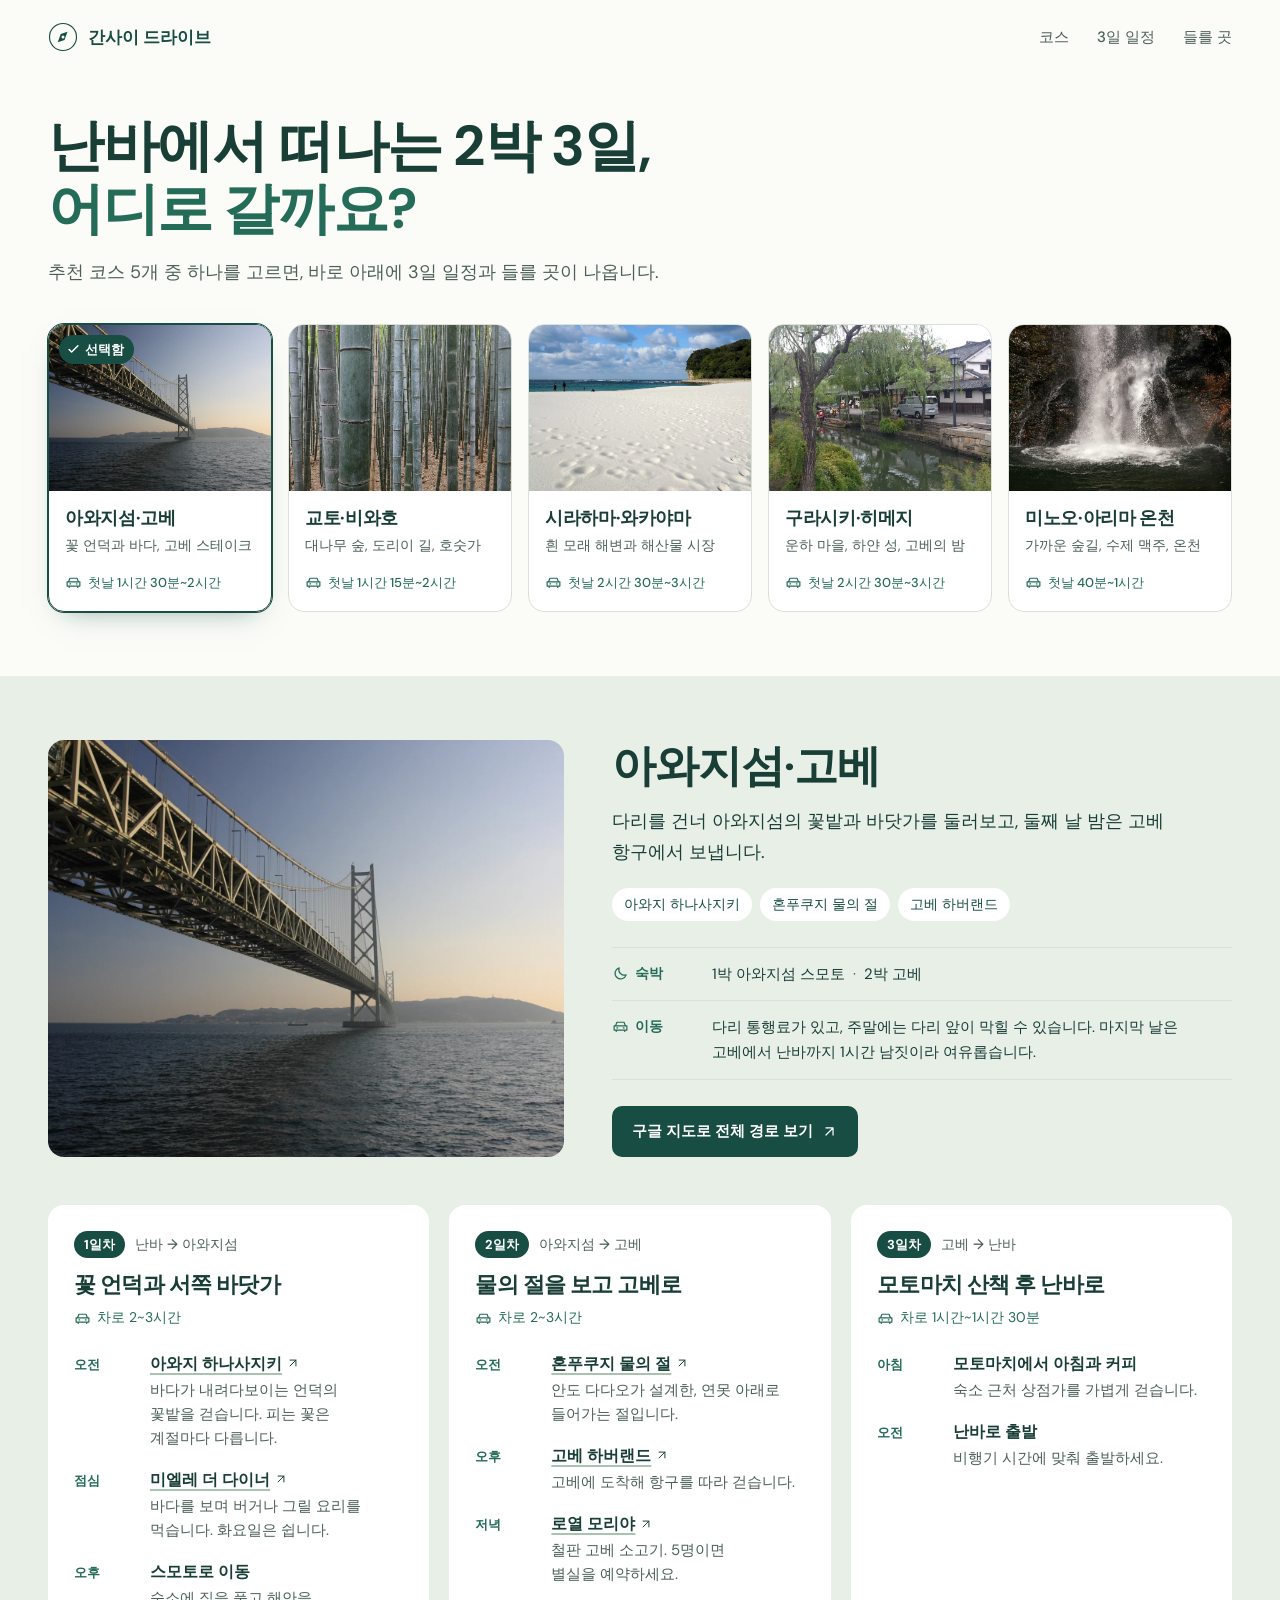
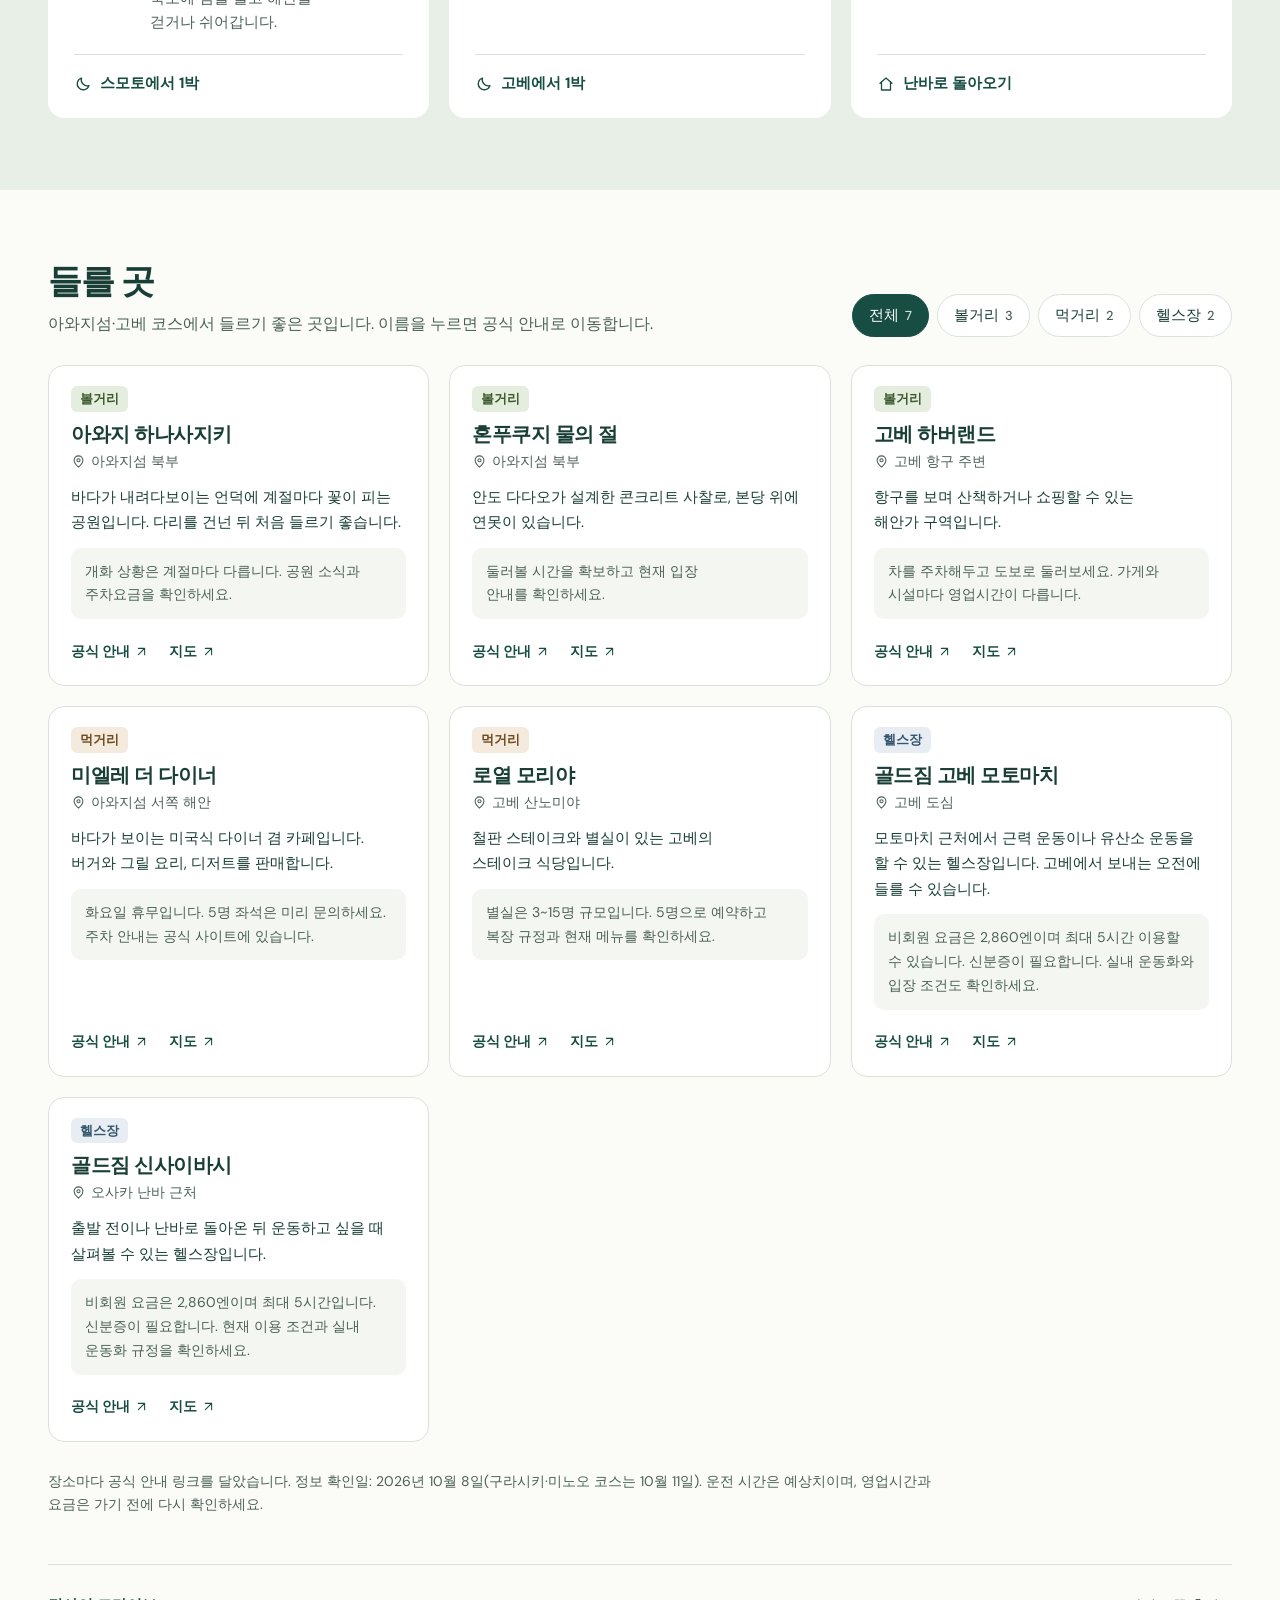
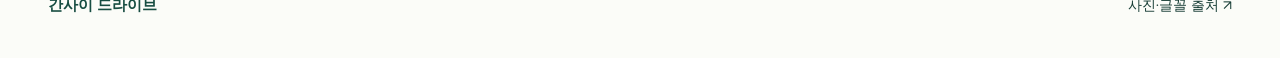
<file: index.html>
<!doctype html>
<html lang="ko">
<head>
  <meta charset="utf-8">
  <meta name="viewport" content="width=device-width, initial-scale=1">
  <meta name="theme-color" content="#174d42">
  <meta name="description" content="오사카 난바에서 출발하는 2박 3일 간사이 여행 코스 5개. 코스를 고르면 3일 일정과 들를 곳을 한눈에 볼 수 있습니다.">
  <title>간사이 드라이브 | 난바 출발 2박 3일 코스</title>
  <link rel="icon" href="./assets/favicon.svg" type="image/svg+xml">
  <link rel="preload" href="./assets/dm-sans-regular.ttf" as="font" type="font/ttf" crossorigin>
  <link rel="preload" href="./assets/dm-sans-bold.ttf" as="font" type="font/ttf" crossorigin>
  <link rel="stylesheet" href="./styles.css?v=20261011-b">
  <script type="module" src="./app.mjs?v=20261011-b"></script>
</head>
<body>
  <a class="skip-link" href="#main">코스 고르기로 바로가기</a>
  <header class="site-header wrap">
    <a class="brand" href="./" aria-label="간사이 드라이브 홈">
      <svg viewBox="0 0 40 40" aria-hidden="true"><circle cx="20" cy="20" r="18" fill="none" stroke="currentColor" stroke-width="1.5"/><path d="m26 13-4 11-9 3 4-11z" fill="currentColor"/><circle cx="20" cy="20" r="2" fill="#fbfcf8"/></svg>
      <span>간사이 드라이브</span>
    </a>
    <nav aria-label="주요 메뉴">
      <a href="#routes">코스</a>
      <a href="#plan">3일 일정</a>
      <a href="#places">들를 곳</a>
    </nav>
  </header>

  <main id="main">
    <section class="intro wrap" id="routes" aria-labelledby="intro-title">
      <div class="intro-copy">
        <h1 id="intro-title">난바에서 떠나는 2박 3일,<br><em>어디로 갈까요?</em></h1>
        <p>추천 코스 5개 중 하나를 고르면, 바로 아래에 3일 일정과 들를 곳이 나옵니다.</p>
      </div>
      <div class="route-picker" id="route-options" role="group" aria-label="여행 코스 고르기"></div>
    </section>

    <section class="plan" id="plan" aria-labelledby="plan-title">
      <div class="wrap">
        <div class="plan-head" id="plan-head"></div>
        <ol class="days" id="days" aria-label="3일 일정"></ol>
      </div>
    </section>

    <section class="places wrap" id="places" aria-labelledby="places-title">
      <div class="places-head">
        <div>
          <h2 id="places-title">들를 곳</h2>
          <p id="places-subtitle"></p>
        </div>
        <div class="filter-bar" id="filters" role="group" aria-label="장소 분류"></div>
      </div>
      <div class="place-grid" id="place-list"></div>
      <p class="source-note">장소마다 공식 안내 링크를 달았습니다. 정보 확인일: <span id="checked-date"></span>. 운전 시간은 예상치이며, 영업시간과 요금은 가기 전에 다시 확인하세요.</p>
    </section>
    <noscript><div class="wrap no-script"><p>코스를 보려면 자바스크립트를 켜주세요.</p></div></noscript>
  </main>

  <footer class="wrap site-footer"><a class="brand footer-brand" href="./">간사이 드라이브</a><a href="./credits.html">사진·글꼴 출처 <span aria-hidden="true">↗</span></a></footer>
  <div class="sr-only" id="results-status" aria-live="polite"></div>
</body>
</html>
</file>
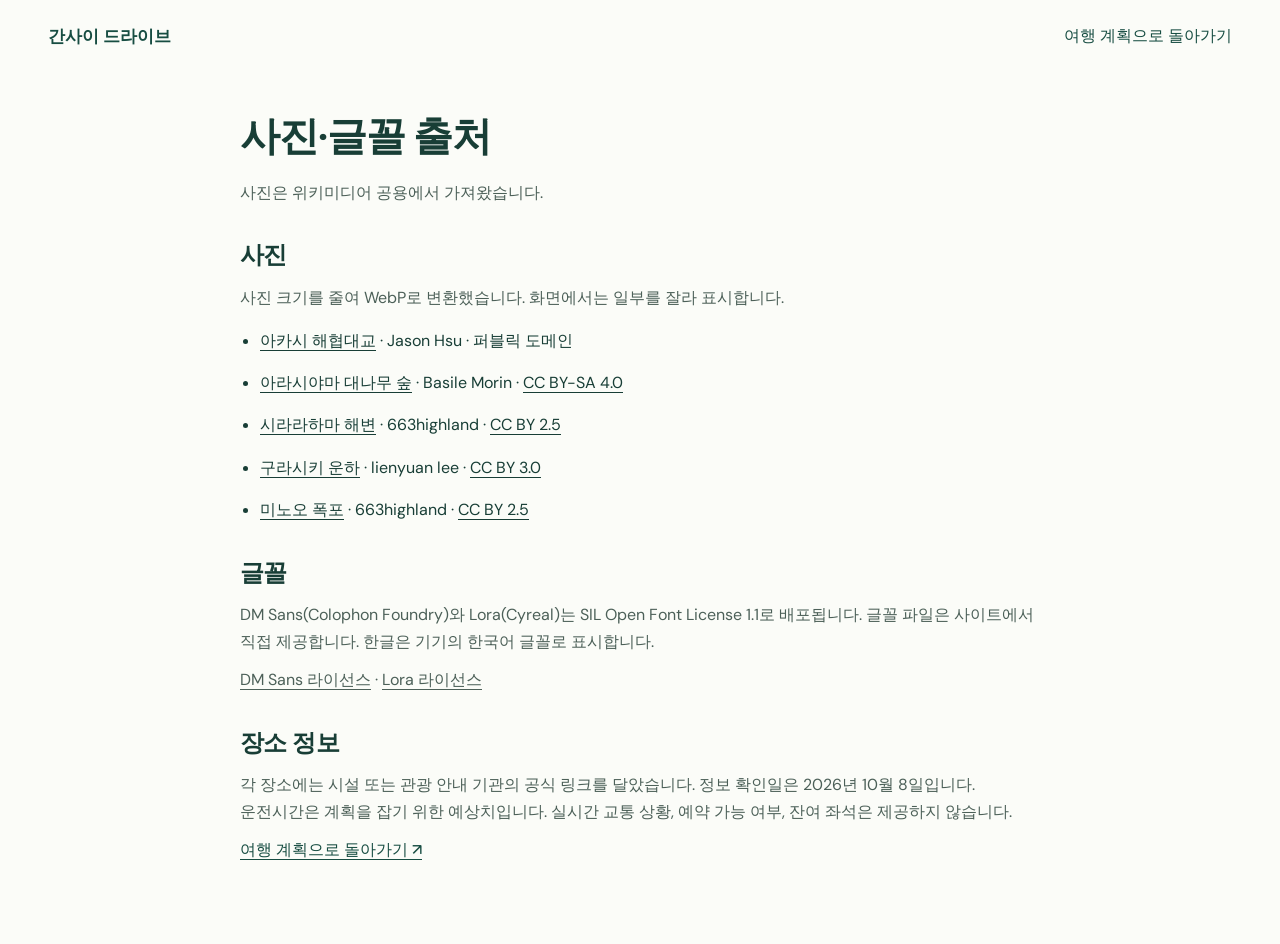
<file: credits.html>
<!doctype html>
<html lang="ko">
<head>
  <meta charset="utf-8">
  <meta name="viewport" content="width=device-width, initial-scale=1">
  <meta name="theme-color" content="#174d42">
  <title>사진·글꼴 출처 | 간사이 드라이브</title>
  <link rel="icon" href="./assets/favicon.svg" type="image/svg+xml">
  <link rel="stylesheet" href="./styles.css?v=20261011-b">
</head>
<body>
  <header class="site-header wrap"><a class="brand" href="./">간사이 드라이브</a><a class="text-link" href="./">여행 계획으로 돌아가기</a></header>
  <main class="wrap credits-page">
    <h1>사진·글꼴 출처</h1>
    <p>사진은 위키미디어 공용에서 가져왔습니다.</p>
    <h2>사진</h2>
    <p>사진 크기를 줄여 WebP로 변환했습니다. 화면에서는 일부를 잘라 표시합니다.</p>
    <ul>
      <li><a href="https://commons.wikimedia.org/wiki/File:Akashi-Kaiky%C5%8D_Bridge.jpg">아카시 해협대교</a> · Jason Hsu · 퍼블릭 도메인</li>
      <li><a href="https://commons.wikimedia.org/wiki/File:Bamboo_Forest,_Arashiyama,_Kyoto,_Japan.jpg">아라시야마 대나무 숲</a> · Basile Morin · <a href="https://creativecommons.org/licenses/by-sa/4.0">CC BY-SA 4.0</a></li>
      <li><a href="https://commons.wikimedia.org/wiki/File:131221_Shirarahama_Beach_Shirahama_Wakayama_pref_Japan07s3bs.jpg">시라라하마 해변</a> · 663highland · <a href="https://creativecommons.org/licenses/by/2.5">CC BY 2.5</a></li>
      <li><a href="https://commons.wikimedia.org/wiki/File:Kurashiki_Canal_%E5%80%89%E6%95%B7%E5%B7%9D_-_panoramio.jpg">구라시키 운하</a> · lienyuan lee · <a href="https://creativecommons.org/licenses/by/3.0">CC BY 3.0</a></li>
      <li><a href="https://commons.wikimedia.org/wiki/File:Minoh_Falls_Minoh_Osaka_pref_Japan05s5.jpg">미노오 폭포</a> · 663highland · <a href="https://creativecommons.org/licenses/by/2.5">CC BY 2.5</a></li>
    </ul>
    <h2>글꼴</h2>
    <p>DM Sans(Colophon Foundry)와 Lora(Cyreal)는 SIL Open Font License 1.1로 배포됩니다. 글꼴 파일은 사이트에서 직접 제공합니다. 한글은 기기의 한국어 글꼴로 표시합니다.</p>
    <p><a href="./assets/DM-Sans-OFL.txt">DM Sans 라이선스</a> · <a href="./assets/Lora-OFL.txt">Lora 라이선스</a></p>
    <h2>장소 정보</h2>
    <p>각 장소에는 시설 또는 관광 안내 기관의 공식 링크를 달았습니다. 정보 확인일은 2026년 10월 8일입니다. 운전시간은 계획을 잡기 위한 예상치입니다. 실시간 교통 상황, 예약 가능 여부, 잔여 좌석은 제공하지 않습니다.</p>
    <a class="text-link" href="./">여행 계획으로 돌아가기 <span aria-hidden="true">↗</span></a>
  </main>
</body>
</html>
</file>
<file: styles.css>
@font-face {
  font-family: "DM Sans";
  src: url("./assets/dm-sans-regular.ttf") format("truetype");
  font-weight: 400;
  font-display: swap
}

@font-face {
  font-family: "DM Sans";
  src: url("./assets/dm-sans-medium.ttf") format("truetype");
  font-weight: 500;
  font-display: swap
}

@font-face {
  font-family: "DM Sans";
  src: url("./assets/dm-sans-bold.ttf") format("truetype");
  font-weight: 700;
  font-display: swap
}

:root {
  --ink: #183e36;
  --muted: #4c6058;
  --green: #174d42;
  --accent: #256c58;
  --ground: #fbfcf8;
  --mint: #e7efe7;
  --mint-deep: #d5e4d7;
  --line: #d9e2d9;
  --white: #fff;
  --focus: #ba671e;
  --radius: 16px;
  --ease: cubic-bezier(.16, 1, .3, 1)
}

* {
  box-sizing: border-box
}

html {
  scroll-behavior: smooth;
  scroll-padding-top: 16px;
  scrollbar-color: #789a88 var(--ground)
}

body {
  margin: 0;
  background: var(--ground);
  color: var(--ink);
  font-family: "DM Sans", "Apple SD Gothic Neo", "Malgun Gothic", sans-serif;
  font-size: 16px;
  line-height: 1.65;
  word-break: keep-all;
  overflow-wrap: anywhere;
  -webkit-font-smoothing: antialiased
}

::selection {
  background: #c0dfc5;
  color: var(--ink)
}

a {
  color: inherit;
  text-decoration: none;
  text-underline-offset: 4px
}

button {
  font: inherit;
  color: inherit;
  cursor: pointer;
  -webkit-tap-highlight-color: transparent
}

button:focus-visible, a:focus-visible {
  outline: 3px solid var(--focus);
  outline-offset: 4px
}

svg {
  width: 20px;
  height: 20px;
  flex-shrink: 0;
  fill: none;
  stroke: currentColor;
  stroke-width: 1.7;
  stroke-linecap: round;
  stroke-linejoin: round
}

h1, h2, h3, h4, p, figure, dl, dd {
  margin: 0
}

h1, h2, h3 {
  line-height: 1.2;
  text-wrap: balance;
  font-weight: 700;
  letter-spacing: -.025em
}

p {
  text-wrap: pretty
}

img {
  display: block;
  width: 100%;
  height: 100%;
  object-fit: cover
}

ol {
  list-style: none;
  margin: 0;
  padding: 0
}

.wrap {
  width: min(1200px, calc(100% - 96px));
  margin-inline: auto
}

.sr-only {
  position: absolute;
  width: 1px;
  height: 1px;
  overflow: hidden;
  clip: rect(0 0 0 0);
  white-space: nowrap
}

.skip-link {
  position: absolute;
  left: 16px;
  top: -60px;
  z-index: 10;
  background: var(--green);
  color: var(--white);
  padding: 10px 16px;
  border-radius: 8px
}

.skip-link:focus {
  top: 16px
}

/* Header */

.site-header {
  display: flex;
  align-items: center;
  justify-content: space-between;
  gap: 24px;
  padding-block: 22px
}

.brand {
  display: inline-flex;
  align-items: center;
  gap: 10px;
  font-weight: 700;
  font-size: 17px;
  color: var(--green)
}

.brand svg {
  width: 30px;
  height: 30px;
  stroke: none
}

.site-header nav {
  display: flex;
  gap: 28px;
  font-size: 15px;
  font-weight: 500;
  color: var(--muted)
}

.site-header nav a:hover {
  color: var(--green);
  text-decoration: underline
}

/* Intro and route picker */

.intro {
  padding-block: 40px 64px
}

.intro-copy {
  max-width: 760px;
  margin-bottom: 36px
}

.intro h1 {
  font-size: clamp(36px, 4.4vw, 58px);
  line-height: 1.12
}

.intro h1 em {
  font-style: normal;
  color: var(--accent)
}

.intro-copy p {
  margin-top: 18px;
  font-size: 18px;
  color: var(--muted)
}

.route-picker {
  display: grid;
  grid-template-columns: repeat(5, minmax(0, 1fr));
  gap: 16px
}

.route-card {
  display: flex;
  flex-direction: column;
  padding: 0;
  text-align: left;
  border: 1px solid var(--line);
  border-radius: var(--radius);
  background: var(--white);
  overflow: hidden;
  transition: border-color .2s, box-shadow .3s var(--ease), transform .3s var(--ease)
}

.route-card:hover {
  border-color: #9fbaa8;
  transform: translateY(-2px);
  box-shadow: 0 10px 24px -14px rgba(23, 77, 66, .45)
}

.route-card.selected {
  border-color: var(--green);
  outline: 1px solid var(--green);
  box-shadow: 0 12px 28px -16px rgba(23, 77, 66, .55)
}

.route-card.selected:focus-visible {
  outline: 3px solid var(--focus);
  outline-offset: 4px
}

.route-image {
  position: relative;
  display: block;
  aspect-ratio: 4 / 3
}

.route-check {
  position: absolute;
  top: 10px;
  left: 10px;
  display: inline-flex;
  align-items: center;
  gap: 4px;
  padding: 4px 10px 4px 7px;
  border-radius: 99px;
  background: var(--green);
  color: var(--white);
  font-size: 13px;
  font-weight: 700
}

.route-check svg {
  width: 15px;
  height: 15px;
  stroke-width: 2.4
}

.route-card-body {
  display: flex;
  flex-direction: column;
  gap: 4px;
  padding: 16px 16px 18px;
  flex: 1
}

.route-card strong {
  font-size: 18px;
  letter-spacing: -.02em;
  line-height: 1.3
}

.route-mood {
  font-size: 14px;
  color: var(--muted);
  line-height: 1.5
}

.route-drive {
  display: flex;
  align-items: center;
  gap: 6px;
  margin-top: auto;
  padding-top: 12px;
  font-size: 13px;
  font-weight: 500;
  color: var(--accent)
}

.route-drive svg {
  width: 17px;
  height: 17px
}

/* Selected plan */

.plan {
  background: var(--mint);
  padding-block: 64px 72px
}

.plan-head {
  display: grid;
  grid-template-columns: minmax(0, 5fr) minmax(0, 6fr);
  gap: 48px;
  align-items: center;
  margin-bottom: 48px
}

.plan-photo {
  aspect-ratio: 3 / 2;
  border-radius: var(--radius)
}

.plan-copy h2 {
  font-size: clamp(32px, 3.4vw, 44px)
}

.plan-description {
  margin-top: 14px;
  font-size: 18px;
  line-height: 1.7;
  max-width: 46ch
}

.plan-highlights {
  display: flex;
  flex-wrap: wrap;
  gap: 8px;
  margin-top: 20px
}

.plan-highlights span {
  padding: 5px 12px;
  border-radius: 99px;
  background: var(--white);
  font-size: 14px;
  font-weight: 500;
  color: var(--green)
}

.plan-facts {
  margin-top: 26px;
  border-top: 1px solid var(--mint-deep)
}

.plan-facts>div {
  display: grid;
  grid-template-columns: 84px 1fr;
  gap: 16px;
  padding-block: 14px;
  border-bottom: 1px solid var(--mint-deep)
}

.plan-facts dt {
  display: flex;
  align-items: center;
  gap: 6px;
  align-self: start;
  font-size: 14px;
  font-weight: 700;
  color: var(--accent)
}

.plan-facts dt svg {
  width: 17px;
  height: 17px
}

.plan-facts dd {
  font-size: 15px;
  line-height: 1.65
}

.plan-facts dd span+span::before {
  content: "·";
  margin-inline: 8px;
  color: var(--muted)
}

.button {
  display: inline-flex;
  align-items: center;
  gap: 8px;
  margin-top: 26px;
  padding: 13px 20px;
  border-radius: 10px;
  background: var(--green);
  color: var(--white);
  font-size: 15px;
  font-weight: 700;
  transition: background .2s
}

.button:hover {
  background: #0f3a31
}

.button svg {
  width: 17px;
  height: 17px
}

.days {
  display: grid;
  grid-template-columns: repeat(3, minmax(0, 1fr));
  gap: 20px;
  align-items: stretch
}

.day {
  display: flex;
  flex-direction: column;
  padding: 26px 26px 22px;
  border-radius: var(--radius);
  background: var(--white)
}

.day-top {
  display: flex;
  align-items: center;
  gap: 10px;
  flex-wrap: wrap
}

.day-number {
  padding: 3px 10px;
  border-radius: 99px;
  background: var(--green);
  color: var(--white);
  font-size: 13px;
  font-weight: 700
}

.day-location {
  font-size: 14px;
  font-weight: 500;
  color: var(--muted)
}

.day h3 {
  margin-top: 14px;
  font-size: 22px
}

.day-drive {
  display: inline-flex;
  align-items: center;
  gap: 6px;
  margin-top: 8px;
  font-size: 14px;
  color: var(--accent)
}

.day-drive svg {
  width: 17px;
  height: 17px
}

.stops {
  margin-block: 22px 20px;
  display: grid;
  gap: 18px
}

.stops li {
  display: grid;
  grid-template-columns: 64px 1fr;
  gap: 12px
}

.stop-time {
  padding-top: 2px;
  font-size: 13px;
  font-weight: 700;
  color: var(--accent)
}

.stops h4 {
  font-size: 16px;
  line-height: 1.45
}

.stops h4 a {
  display: inline-flex;
  align-items: center;
  gap: 4px;
  text-decoration: underline;
  text-decoration-color: #a9c3b1;
  text-decoration-thickness: 1.5px
}

.stops h4 a:hover {
  text-decoration-color: currentColor
}

.stops h4 svg {
  width: 14px;
  height: 14px
}

.stops p {
  margin-top: 3px;
  font-size: 15px;
  line-height: 1.6;
  color: var(--muted)
}

.day-stay {
  display: flex;
  align-items: center;
  gap: 8px;
  margin-top: auto;
  padding-top: 16px;
  border-top: 1px solid var(--line);
  font-size: 15px;
  font-weight: 700;
  color: var(--green)
}

.day-stay svg {
  width: 18px;
  height: 18px
}

.plan.arrive .plan-head, .plan.arrive .day {
  animation: arrive .7s var(--ease) both
}

.plan.arrive .day:nth-child(2) {
  animation-delay: .06s
}

.plan.arrive .day:nth-child(3) {
  animation-delay: .12s
}

@keyframes arrive {
  from {
    opacity: .35;
    transform: translateY(12px)
  }
}

/* Places */

.places {
  padding-block: 72px 48px
}

.places-head {
  display: flex;
  align-items: end;
  justify-content: space-between;
  gap: 24px 40px;
  flex-wrap: wrap;
  margin-bottom: 28px
}

.places-head h2 {
  font-size: 34px
}

.places-head p {
  margin-top: 8px;
  color: var(--muted)
}

.filter-bar {
  display: flex;
  flex-wrap: wrap;
  gap: 8px
}

.filter {
  display: inline-flex;
  align-items: center;
  gap: 6px;
  min-height: 42px;
  padding: 8px 16px;
  border: 1px solid var(--line);
  border-radius: 99px;
  background: var(--white);
  font-size: 15px;
  font-weight: 500
}

.filter span {
  font-size: 13px;
  color: var(--muted)
}

.filter:hover {
  border-color: #9fbaa8
}

.filter[aria-pressed="true"] {
  background: var(--green);
  border-color: var(--green);
  color: var(--white)
}

.filter[aria-pressed="true"] span {
  color: #cfe3d6
}

.place-grid {
  display: grid;
  grid-template-columns: repeat(3, minmax(0, 1fr));
  gap: 20px
}

.place-card {
  display: flex;
  flex-direction: column;
  border: 1px solid var(--line);
  border-radius: var(--radius);
  background: var(--white);
  overflow: hidden
}

.place-body {
  display: flex;
  flex-direction: column;
  flex: 1;
  padding: 20px 22px 18px
}

.category-label {
  width: fit-content;
  padding: 2px 9px;
  border-radius: 6px;
  font-size: 13px;
  font-weight: 700
}

.sights {
  background: #e5eddf;
  color: #3b5a2c
}

.food {
  background: #f4eade;
  color: #6e4a1d
}

.gyms {
  background: #e7edf2;
  color: #35566f
}

.place-card h3 {
  margin-top: 10px;
  font-size: 20px
}

.place-card h3 a:hover {
  text-decoration: underline
}

.place-area {
  display: flex;
  align-items: center;
  gap: 5px;
  margin-top: 4px;
  font-size: 14px;
  color: var(--muted)
}

.place-area svg {
  width: 15px;
  height: 15px
}

.place-body>p {
  margin-top: 12px;
  font-size: 15px;
  line-height: 1.7
}

.place-body>.place-note {
  padding: 12px 14px;
  border-radius: 10px;
  background: #f3f6f1;
  font-size: 14px;
  color: var(--muted);
  margin-bottom: 16px
}

.place-note a {
  color: var(--green);
  text-decoration: underline
}

.place-links {
  display: flex;
  gap: 20px;
  margin-top: auto;
  font-size: 14px;
  font-weight: 700;
  color: var(--green)
}

.place-links a {
  display: inline-flex;
  align-items: center;
  gap: 4px;
  min-height: 32px
}

.place-links a:hover {
  text-decoration: underline
}

.place-links svg {
  width: 15px;
  height: 15px
}

.source-note {
  margin-top: 28px;
  max-width: 90ch;
  font-size: 14px;
  color: var(--muted)
}

.no-script {
  padding: 24px 0
}

/* Footer and credits */

.site-footer {
  display: flex;
  justify-content: space-between;
  align-items: center;
  gap: 20px;
  padding-block: 28px 40px;
  border-top: 1px solid var(--line);
  font-size: 14px
}

.site-footer a:not(.brand):hover {
  text-decoration: underline
}

.footer-brand {
  font-size: 15px
}

.text-link {
  font-weight: 500;
  color: var(--green)
}

.credits-page {
  max-width: 800px;
  padding-block: 40px 80px
}

.credits-page h1 {
  font-size: 40px;
  margin-bottom: 20px
}

.credits-page h2 {
  font-size: 24px;
  margin: 35px 0 15px
}

.credits-page p {
  margin-block: 12px;
  color: var(--muted)
}

.credits-page ul {
  padding-left: 20px
}

.credits-page li {
  margin-bottom: 16px
}

.credits-page a {
  text-decoration: underline
}

/* Responsive */

@media (max-width: 1100px) {
  .wrap {
    width: calc(100% - 64px)
  }
  .route-picker {
    display: flex;
    overflow-x: auto;
    scroll-snap-type: x mandatory;
    padding: 4px 32px 14px;
    margin-inline: -32px;
    scroll-padding-inline: 32px;
    scrollbar-width: thin
  }
  .route-card {
    flex: 0 0 236px;
    scroll-snap-align: start
  }
  .route-card:hover {
    transform: none
  }
  .plan-head {
    gap: 32px
  }
  .days {
    grid-template-columns: 1fr;
    max-width: 760px
  }
  .place-grid {
    grid-template-columns: repeat(2, minmax(0, 1fr))
  }
}

@media (max-width: 760px) {
  .wrap {
    width: calc(100% - 40px)
  }
  .site-header nav {
    gap: 16px;
    font-size: 14px
  }
  .site-header .brand span {
    display: none
  }
  .intro {
    padding-block: 20px 40px
  }
  .intro-copy {
    margin-bottom: 24px
  }
  .intro-copy p {
    font-size: 16px
  }
  .route-picker {
    padding-inline: 20px;
    margin-inline: -20px;
    scroll-padding-inline: 20px
  }
  .route-card {
    flex-basis: 72%
  }
  .plan {
    padding-block: 40px 48px
  }
  .plan-photo {
    aspect-ratio: 16 / 9
  }
  .plan-head {
    grid-template-columns: 1fr;
    gap: 22px;
    margin-bottom: 28px
  }
  .plan-description {
    font-size: 16px
  }
  .plan-facts>div {
    grid-template-columns: 1fr;
    gap: 4px
  }
  .button {
    width: 100%;
    justify-content: center
  }
  .day {
    padding: 22px 20px 18px
  }
  .day h3 {
    font-size: 20px
  }
  .stops li {
    grid-template-columns: 56px 1fr
  }
  .places {
    padding-block: 48px 32px
  }
  .places-head h2 {
    font-size: 28px
  }
  .place-grid {
    grid-template-columns: 1fr
  }
  .site-footer {
    flex-direction: column;
    align-items: flex-start
  }
}

@media (prefers-reduced-motion: reduce) {
  html {
    scroll-behavior: auto
  }
  *, *::before, *::after {
    animation: none !important;
    transition: none !important
  }
}

@media print {
  .site-header nav, .intro, .button, .filter-bar, .skip-link {
    display: none
  }
  .plan {
    background: none;
    padding: 0
  }
  .plan-photo {
    max-height: 200px
  }
  .days {
    grid-template-columns: repeat(3, 1fr)
  }
  .day, .place-card {
    border: 1px solid #ccc;
    break-inside: avoid
  }
}
</file>
